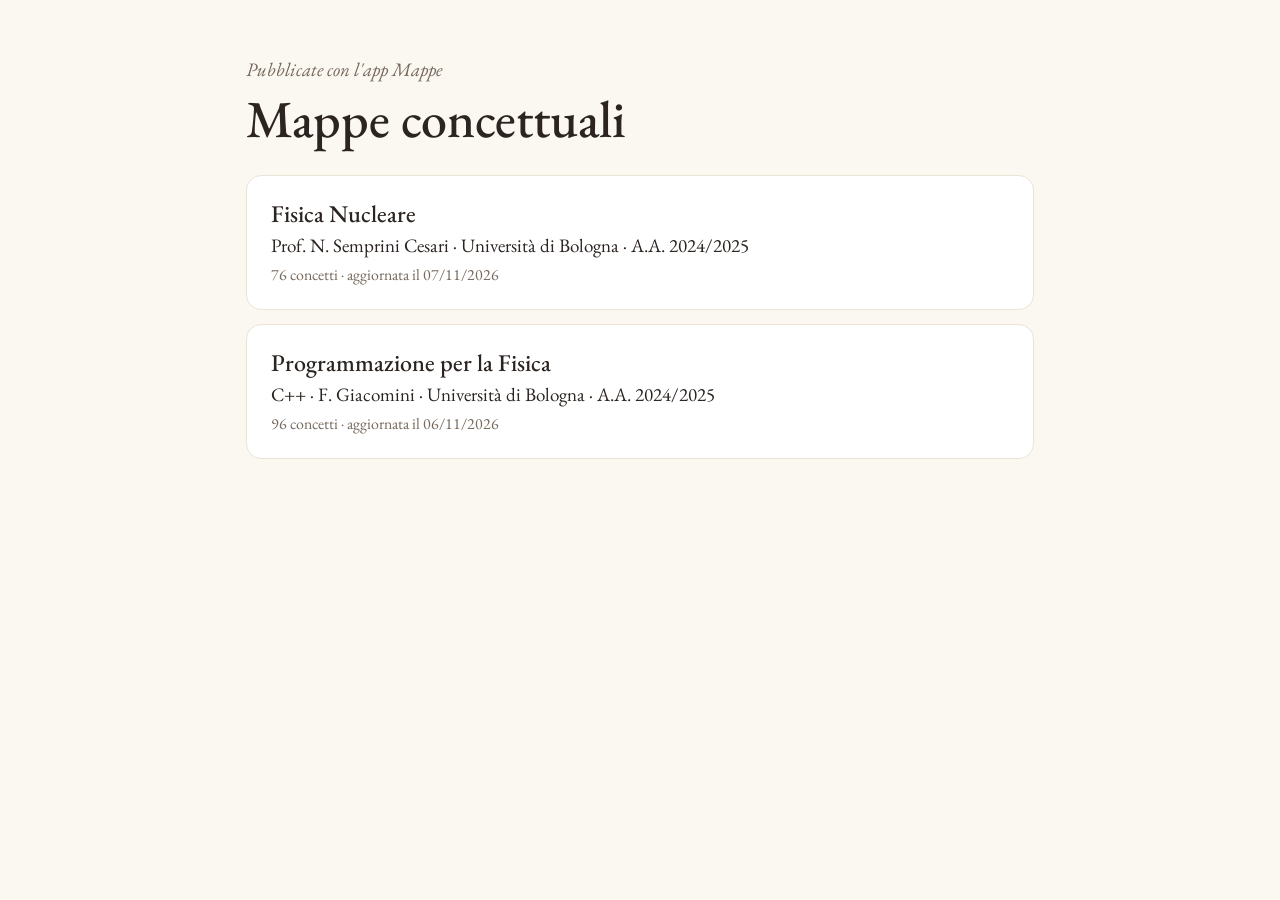
<file: index.html>
<!doctype html><html lang="it"><head><meta charset="utf-8"><meta name="viewport" content="width=device-width,initial-scale=1"><title>Mappe concettuali</title><link rel="preconnect" href="https://fonts.googleapis.com"><link rel="stylesheet" href="https://fonts.googleapis.com/css2?family=EB+Garamond:ital,wght@0,400..700;1,400&display=swap"><style>
:root{--bg:#fbf7f1;--surface:#fff;--ink:#2b2420;--ink2:#544941;--muted:#76695d;--line:#ece3d7;--accent:#a9520d;--fill:#b85a0f;--on:#fff;color-scheme:light}
@media (prefers-color-scheme:dark){:root{--bg:#1b1714;--surface:#25201c;--ink:#f2eae0;--ink2:#d6cabd;--muted:#b5a798;--line:#3a312a;--accent:#ff8f65;--fill:#ff8f65;--on:#1d1d1d;color-scheme:dark}}
*{box-sizing:border-box}body{margin:0;background:var(--bg);color:var(--ink);font-family:'EB Garamond',Garamond,serif;font-size:19px;line-height:1.5}
main{max-width:820px;margin:0 auto;padding:56px 16px 80px}h1{font-weight:500;font-size:clamp(34px,6vw,52px);line-height:1.08;margin:6px 0 12px}
.eyebrow{font-style:italic;color:var(--muted)}p{color:var(--ink2)}a{color:var(--accent)}
.btn{display:inline-flex;align-items:center;min-height:48px;padding:0 22px;border-radius:999px;border:1px solid var(--line);background:var(--surface);color:var(--ink);text-decoration:none;font-weight:500;margin:6px 8px 6px 0}
.btn.dark{background:var(--fill);border-color:var(--fill);color:var(--on)}
.list{display:grid;gap:14px;margin-top:28px;padding:0;list-style:none}
.list a{display:block;padding:20px 24px;border-radius:15px;background:var(--surface);border:1px solid var(--line);text-decoration:none;color:var(--ink)}
.list a:hover{border-color:var(--accent)}.list b{display:block;font-size:24px;font-weight:500}.list small{color:var(--muted)}
[hidden]{display:none!important}</style></head>
<body><main><span class="eyebrow">Pubblicate con l'app Mappe</span><h1>Mappe concettuali</h1>
<ul class="list"><li><a href="./fisica-nucleare-semprini/"><b>Fisica Nucleare</b><span>Prof. N. Semprini Cesari · Università di Bologna · A.A. 2024/2025</span><br><small>76 concetti · aggiornata il 07/11/2026</small></a></li><li><a href="./programmazione-fisica-cpp/"><b>Programmazione per la Fisica</b><span>C++ · F. Giacomini · Università di Bologna · A.A. 2024/2025</span><br><small>96 concetti · aggiornata il 06/11/2026</small></a></li></ul>
</main></body></html>
</file>
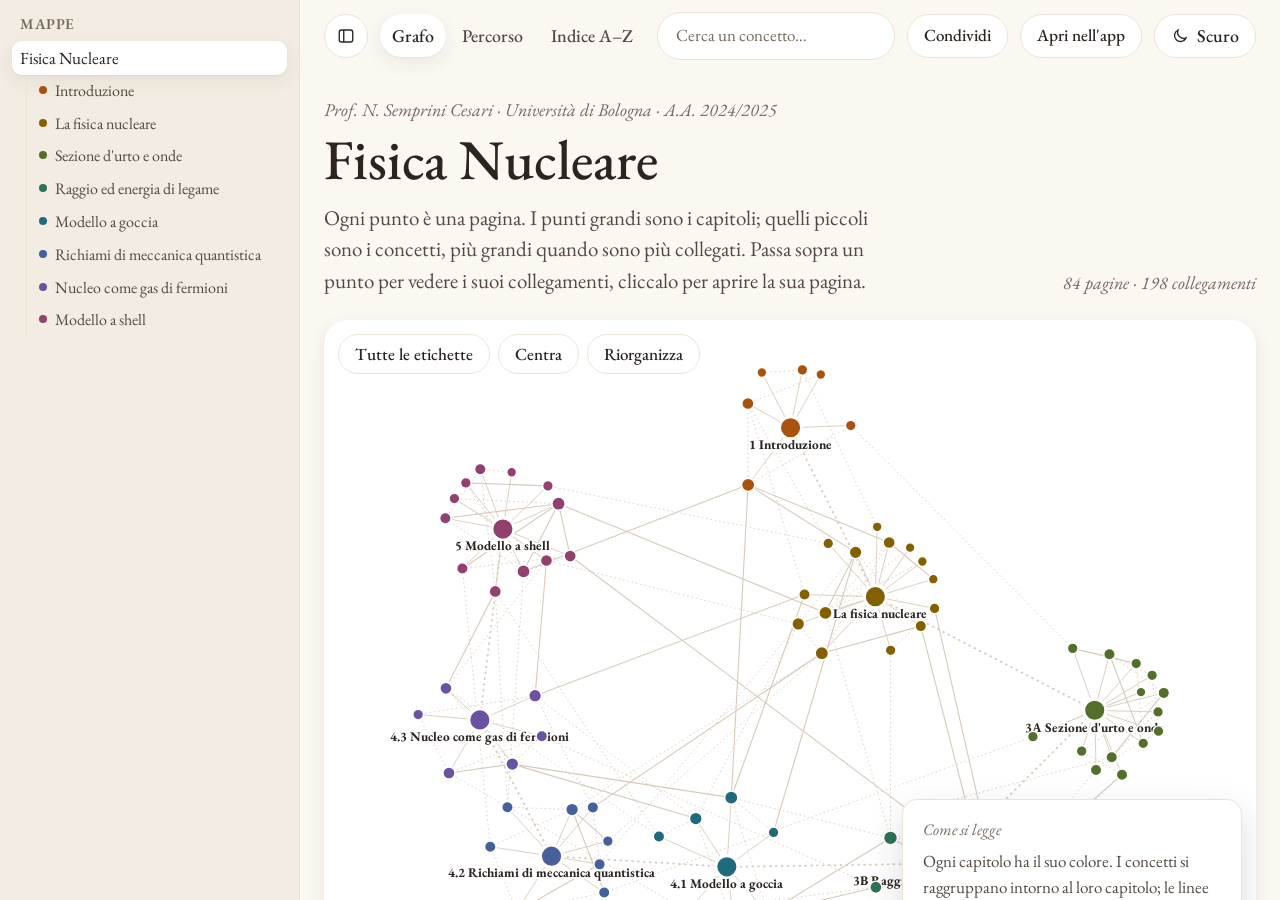
<file: fisica-nucleare-semprini/index.html>
<!doctype html>
<html lang="it">
  <head>
    <meta charset="utf-8" />
    <meta name="viewport" content="width=device-width,initial-scale=1" />
    <title>Fisica Nucleare</title>
    <link rel="preconnect" href="https://fonts.googleapis.com" />
    <link rel="stylesheet" href="https://fonts.googleapis.com/css2?family=EB+Garamond:ital,wght@0,400..800;1,400..800&family=JetBrains+Mono:wght@400;500&display=swap" />
    <script type="module" crossorigin src="../app/assets/index-CasOAoXD.js"></script>
    <link rel="stylesheet" crossorigin href="../app/assets/index-DStdT5VO.css">
    <meta name="description" content="Prof. N. Semprini Cesari · Università di Bologna · A.A. 2024/2025" />
    <meta property="og:title" content="Fisica Nucleare" />
    <meta property="og:description" content="Prof. N. Semprini Cesari · Università di Bologna · A.A. 2024/2025" />
    <meta property="og:type" content="website" />
  </head>
  <body>
    <div id="root"></div>
  </body>
</html>
</file>
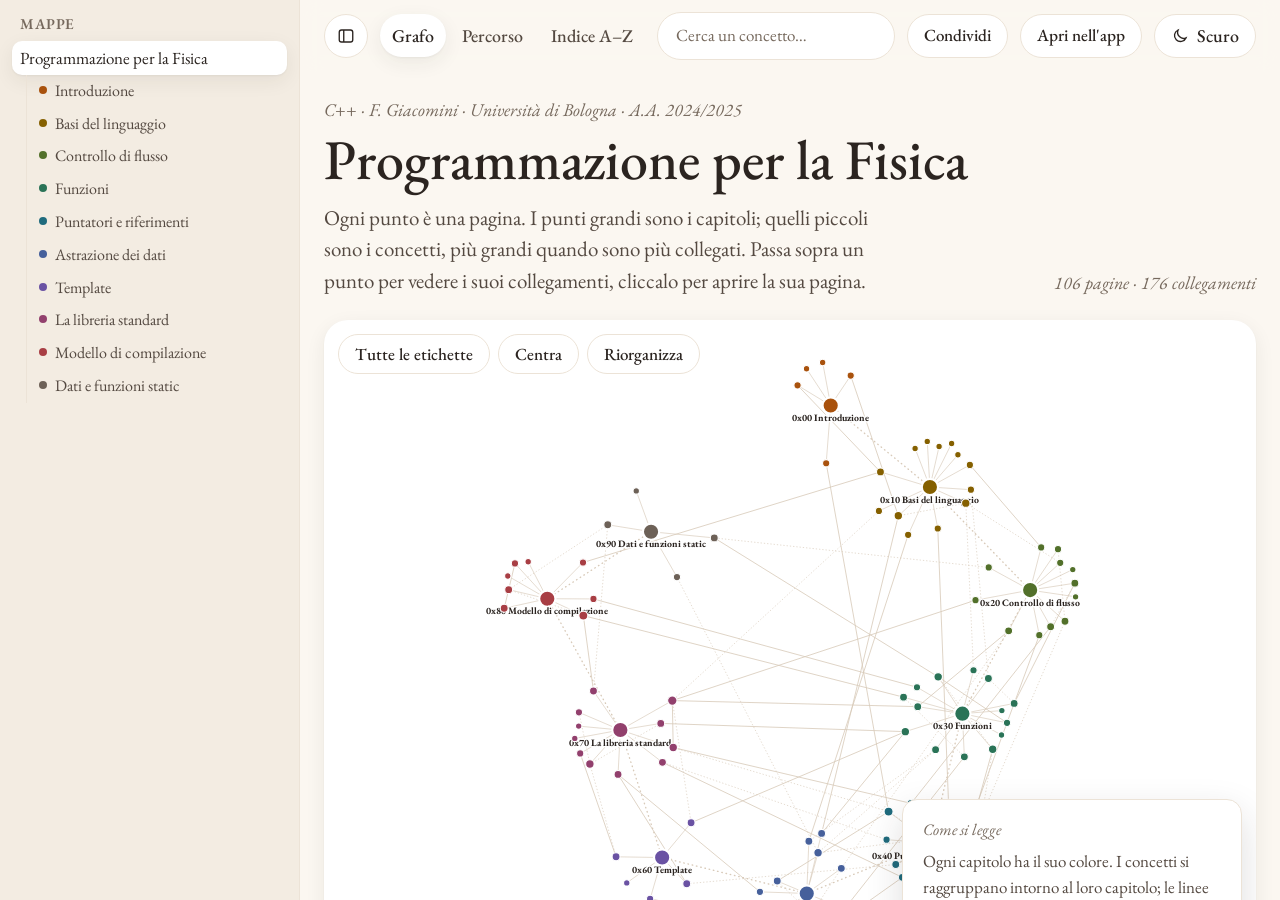
<file: programmazione-fisica-cpp/index.html>
<!doctype html>
<html lang="it">
  <head>
    <meta charset="utf-8" />
    <meta name="viewport" content="width=device-width,initial-scale=1" />
    <title>Programmazione per la Fisica</title>
    <link rel="preconnect" href="https://fonts.googleapis.com" />
    <link rel="stylesheet" href="https://fonts.googleapis.com/css2?family=EB+Garamond:ital,wght@0,400..800;1,400..800&family=JetBrains+Mono:wght@400;500&display=swap" />
    <script type="module" crossorigin src="../app/assets/index-CasOAoXD.js"></script>
    <link rel="stylesheet" crossorigin href="../app/assets/index-DStdT5VO.css">
    <meta name="description" content="C++ · F. Giacomini · Università di Bologna · A.A. 2024/2025" />
    <meta property="og:title" content="Programmazione per la Fisica" />
    <meta property="og:description" content="C++ · F. Giacomini · Università di Bologna · A.A. 2024/2025" />
    <meta property="og:type" content="website" />
  </head>
  <body>
    <div id="root"></div>
  </body>
</html>
</file>
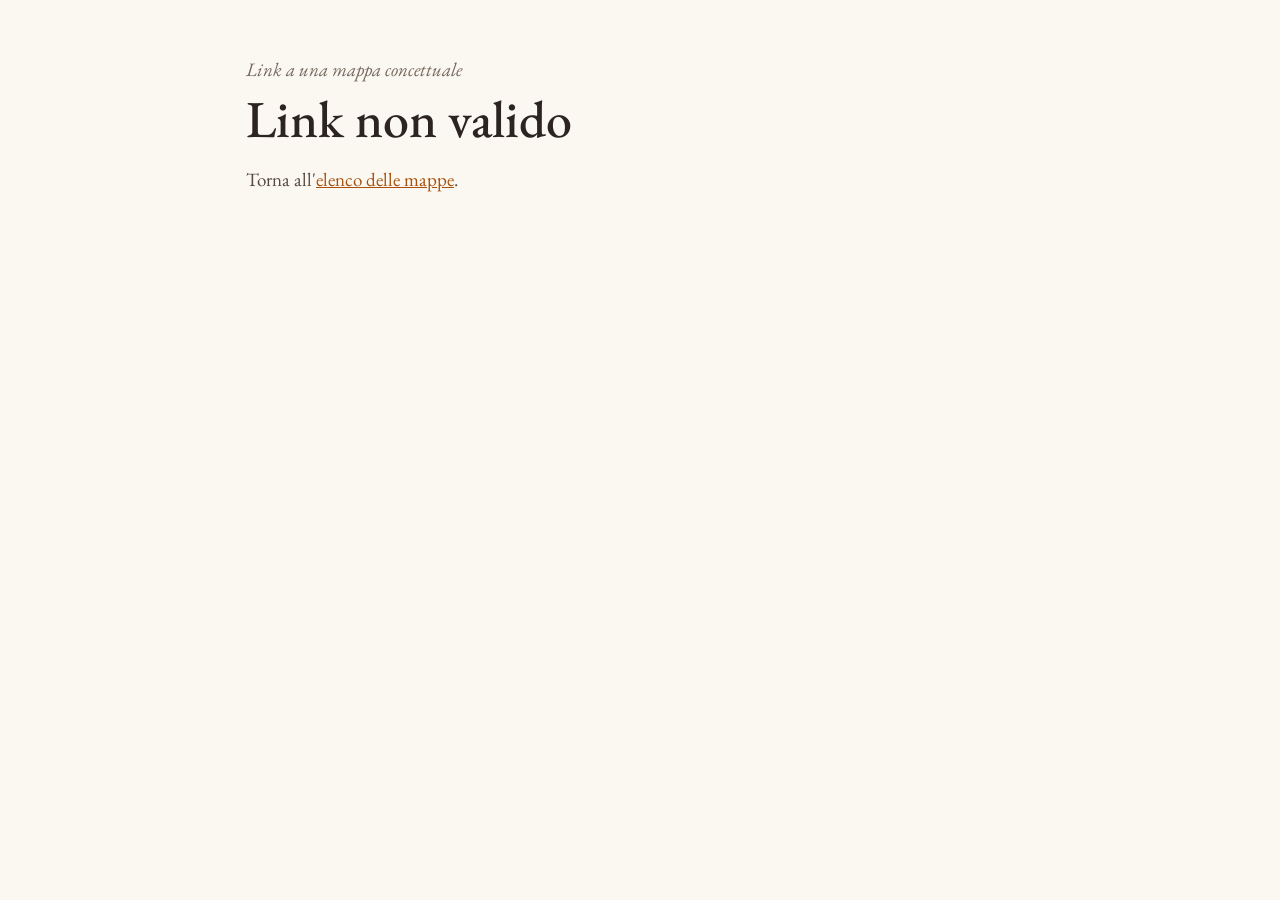
<file: open.html>
<!doctype html><html lang="it"><head><meta charset="utf-8"><meta name="viewport" content="width=device-width,initial-scale=1">
<title>Apri in Mappe</title><meta name="robots" content="noindex"><link rel="preconnect" href="https://fonts.googleapis.com"><link rel="stylesheet" href="https://fonts.googleapis.com/css2?family=EB+Garamond:ital,wght@0,400..700;1,400&display=swap"><style>
:root{--bg:#fbf7f1;--surface:#fff;--ink:#2b2420;--ink2:#544941;--muted:#76695d;--line:#ece3d7;--accent:#a9520d;--fill:#b85a0f;--on:#fff;color-scheme:light}
@media (prefers-color-scheme:dark){:root{--bg:#1b1714;--surface:#25201c;--ink:#f2eae0;--ink2:#d6cabd;--muted:#b5a798;--line:#3a312a;--accent:#ff8f65;--fill:#ff8f65;--on:#1d1d1d;color-scheme:dark}}
*{box-sizing:border-box}body{margin:0;background:var(--bg);color:var(--ink);font-family:'EB Garamond',Garamond,serif;font-size:19px;line-height:1.5}
main{max-width:820px;margin:0 auto;padding:56px 16px 80px}h1{font-weight:500;font-size:clamp(34px,6vw,52px);line-height:1.08;margin:6px 0 12px}
.eyebrow{font-style:italic;color:var(--muted)}p{color:var(--ink2)}a{color:var(--accent)}
.btn{display:inline-flex;align-items:center;min-height:48px;padding:0 22px;border-radius:999px;border:1px solid var(--line);background:var(--surface);color:var(--ink);text-decoration:none;font-weight:500;margin:6px 8px 6px 0}
.btn.dark{background:var(--fill);border-color:var(--fill);color:var(--on)}
.list{display:grid;gap:14px;margin-top:28px;padding:0;list-style:none}
.list a{display:block;padding:20px 24px;border-radius:15px;background:var(--surface);border:1px solid var(--line);text-decoration:none;color:var(--ink)}
.list a:hover{border-color:var(--accent)}.list b{display:block;font-size:24px;font-weight:500}.list small{color:var(--muted)}
[hidden]{display:none!important}</style></head>
<body><main>
<span class="eyebrow" id="eyebrow">Link a una mappa concettuale</span>
<h1 id="title">Apertura in Mappe…</h1>
<p id="msg">Se il browser chiede di aprire l'app Mappe, conferma.</p>
<div id="actions" hidden>
  <a class="btn dark" id="app" href="#">Apri nell'app Mappe</a>
  <a class="btn" id="web" href="#" hidden>Leggi la versione web</a>
</div>
<p id="note" hidden><small>Il link all'app funziona sui computer dove Mappe è installata. La versione web è in sola lettura.</small></p>
</main>
<script>
(function () {
  var h = decodeURIComponent(location.hash.replace(/^#\/?/, ""));
  var m = /^([a-z0-9]+(?:-[a-z0-9]+)*)(?:\/([a-z0-9]+(?:-[a-z0-9]+)*))?\/?$/.exec(h);
  var $ = function (id) { return document.getElementById(id); };
  if (!m) { $("title").textContent = "Link non valido"; $("msg").innerHTML = 'Torna all\'<a href="./">elenco delle mappe</a>.'; return; }
  var slug = m[1], id = m[2];
  var app = "mappe://" + slug + (id ? "/" + id : "");
  var web = "./" + slug + "/#/" + slug + (id ? "/" + id : "");
  $("app").href = app;
  var mobile = /Android|iPhone|iPad|iPod/i.test(navigator.userAgent);
  var showOptions = function (webOk) {
    $("title").textContent = webOk ? "Scegli come aprirla" : "Apri nell'app Mappe";
    $("msg").textContent = webOk ? "" : "Questa mappa non è pubblicata sul web: si apre solo dall'app Mappe sul computer dove è salvata.";
    $("actions").hidden = false; $("note").hidden = false;
    if (webOk) { $("web").href = web; $("web").hidden = false; }
    if (mobile) $("app").hidden = true;
  };
  fetch("./" + slug + "/data.json", { method: "HEAD", cache: "no-store" }).then(function (r) { return r.ok; }, function () { return false; }).then(function (webOk) {
    if (mobile) { if (webOk) location.replace(web); else showOptions(false); return; }
    var left = false;
    window.addEventListener("blur", function () { left = true; });
    document.addEventListener("visibilitychange", function () { if (document.hidden) left = true; });
    location.href = app;
    setTimeout(function () { showOptions(webOk); if (left) $("title").textContent = "Aperta in Mappe"; }, 1600);
  });
})();
</script>
</body></html>
</file>
<file: app/assets/index-DStdT5VO.css>
@font-face{font-display:block;font-family:KaTeX_AMS;font-style:normal;font-weight:400;src:url(./KaTeX_AMS-Regular-BQhdFMY1.woff2) format("woff2"),url(./KaTeX_AMS-Regular-DMm9YOAa.woff) format("woff"),url(./KaTeX_AMS-Regular-DRggAlZN.ttf) format("truetype")}@font-face{font-display:block;font-family:KaTeX_Caligraphic;font-style:normal;font-weight:700;src:url(./KaTeX_Caligraphic-Bold-Dq_IR9rO.woff2) format("woff2"),url(./KaTeX_Caligraphic-Bold-BEiXGLvX.woff) format("woff"),url(./KaTeX_Caligraphic-Bold-ATXxdsX0.ttf) format("truetype")}@font-face{font-display:block;font-family:KaTeX_Caligraphic;font-style:normal;font-weight:400;src:url(./KaTeX_Caligraphic-Regular-Di6jR-x-.woff2) format("woff2"),url(./KaTeX_Caligraphic-Regular-CTRA-rTL.woff) format("woff"),url(./KaTeX_Caligraphic-Regular-wX97UBjC.ttf) format("truetype")}@font-face{font-display:block;font-family:KaTeX_Fraktur;font-style:normal;font-weight:700;src:url(./KaTeX_Fraktur-Bold-CL6g_b3V.woff2) format("woff2"),url(./KaTeX_Fraktur-Bold-BsDP51OF.woff) format("woff"),url(./KaTeX_Fraktur-Bold-BdnERNNW.ttf) format("truetype")}@font-face{font-display:block;font-family:KaTeX_Fraktur;font-style:normal;font-weight:400;src:url(./KaTeX_Fraktur-Regular-CTYiF6lA.woff2) format("woff2"),url(./KaTeX_Fraktur-Regular-Dxdc4cR9.woff) format("woff"),url(./KaTeX_Fraktur-Regular-CB_wures.ttf) format("truetype")}@font-face{font-display:block;font-family:KaTeX_Main;font-style:normal;font-weight:700;src:url(./KaTeX_Main-Bold-Cx986IdX.woff2) format("woff2"),url(./KaTeX_Main-Bold-Jm3AIy58.woff) format("woff"),url(./KaTeX_Main-Bold-waoOVXN0.ttf) format("truetype")}@font-face{font-display:block;font-family:KaTeX_Main;font-style:italic;font-weight:700;src:url(./KaTeX_Main-BoldItalic-DxDJ3AOS.woff2) format("woff2"),url(./KaTeX_Main-BoldItalic-SpSLRI95.woff) format("woff"),url(./KaTeX_Main-BoldItalic-DzxPMmG6.ttf) format("truetype")}@font-face{font-display:block;font-family:KaTeX_Main;font-style:italic;font-weight:400;src:url(./KaTeX_Main-Italic-NWA7e6Wa.woff2) format("woff2"),url(./KaTeX_Main-Italic-BMLOBm91.woff) format("woff"),url(./KaTeX_Main-Italic-3WenGoN9.ttf) format("truetype")}@font-face{font-display:block;font-family:KaTeX_Main;font-style:normal;font-weight:400;src:url(./KaTeX_Main-Regular-B22Nviop.woff2) format("woff2"),url(./KaTeX_Main-Regular-Dr94JaBh.woff) format("woff"),url(./KaTeX_Main-Regular-ypZvNtVU.ttf) format("truetype")}@font-face{font-display:block;font-family:KaTeX_Math;font-style:italic;font-weight:700;src:url(./KaTeX_Math-BoldItalic-CZnvNsCZ.woff2) format("woff2"),url(./KaTeX_Math-BoldItalic-iY-2wyZ7.woff) format("woff"),url(./KaTeX_Math-BoldItalic-B3XSjfu4.ttf) format("truetype")}@font-face{font-display:block;font-family:KaTeX_Math;font-style:italic;font-weight:400;src:url(./KaTeX_Math-Italic-t53AETM-.woff2) format("woff2"),url(./KaTeX_Math-Italic-DA0__PXp.woff) format("woff"),url(./KaTeX_Math-Italic-flOr_0UB.ttf) format("truetype")}@font-face{font-display:block;font-family:KaTeX_SansSerif;font-style:normal;font-weight:700;src:url(./KaTeX_SansSerif-Bold-D1sUS0GD.woff2) format("woff2"),url(./KaTeX_SansSerif-Bold-DbIhKOiC.woff) format("woff"),url(./KaTeX_SansSerif-Bold-CFMepnvq.ttf) format("truetype")}@font-face{font-display:block;font-family:KaTeX_SansSerif;font-style:italic;font-weight:400;src:url(./KaTeX_SansSerif-Italic-C3H0VqGB.woff2) format("woff2"),url(./KaTeX_SansSerif-Italic-DN2j7dab.woff) format("woff"),url(./KaTeX_SansSerif-Italic-YYjJ1zSn.ttf) format("truetype")}@font-face{font-display:block;font-family:KaTeX_SansSerif;font-style:normal;font-weight:400;src:url(./KaTeX_SansSerif-Regular-DDBCnlJ7.woff2) format("woff2"),url(./KaTeX_SansSerif-Regular-CS6fqUqJ.woff) format("woff"),url(./KaTeX_SansSerif-Regular-BNo7hRIc.ttf) format("truetype")}@font-face{font-display:block;font-family:KaTeX_Script;font-style:normal;font-weight:400;src:url(./KaTeX_Script-Regular-D3wIWfF6.woff2) format("woff2"),url(./KaTeX_Script-Regular-D5yQViql.woff) format("woff"),url(./KaTeX_Script-Regular-C5JkGWo-.ttf) format("truetype")}@font-face{font-display:block;font-family:KaTeX_Size1;font-style:normal;font-weight:400;src:url(./KaTeX_Size1-Regular-mCD8mA8B.woff2) format("woff2"),url(./KaTeX_Size1-Regular-C195tn64.woff) format("woff"),url(./KaTeX_Size1-Regular-Dbsnue_I.ttf) format("truetype")}@font-face{font-display:block;font-family:KaTeX_Size2;font-style:normal;font-weight:400;src:url(./KaTeX_Size2-Regular-Dy4dx90m.woff2) format("woff2"),url(./KaTeX_Size2-Regular-oD1tc_U0.woff) format("woff"),url(./KaTeX_Size2-Regular-B7gKUWhC.ttf) format("truetype")}@font-face{font-display:block;font-family:KaTeX_Size3;font-style:normal;font-weight:400;src:url([data-uri]) format("woff2"),url(./KaTeX_Size3-Regular-CTq5MqoE.woff) format("woff"),url(./KaTeX_Size3-Regular-DgpXs0kz.ttf) format("truetype")}@font-face{font-display:block;font-family:KaTeX_Size4;font-style:normal;font-weight:400;src:url(./KaTeX_Size4-Regular-Dl5lxZxV.woff2) format("woff2"),url(./KaTeX_Size4-Regular-BF-4gkZK.woff) format("woff"),url(./KaTeX_Size4-Regular-DWFBv043.ttf) format("truetype")}@font-face{font-display:block;font-family:KaTeX_Typewriter;font-style:normal;font-weight:400;src:url(./KaTeX_Typewriter-Regular-CO6r4hn1.woff2) format("woff2"),url(./KaTeX_Typewriter-Regular-C0xS9mPB.woff) format("woff"),url(./KaTeX_Typewriter-Regular-D3Ib7_Hf.ttf) format("truetype")}.katex{font: 1.21em KaTeX_Main,Times New Roman,serif;line-height:1.2;position:relative;text-indent:0;text-rendering:auto}.katex *{-ms-high-contrast-adjust:none!important;border-color:currentColor}.katex .katex-version:after{content:"0.16.47"}.katex .katex-mathml{border:0;-webkit-clip-path:inset(50%);clip-path:inset(50%);height:1px;overflow:hidden;padding:0;position:absolute;width:1px}.katex .katex-html>.newline{display:block}.katex .base{position:relative;white-space:nowrap;width:-webkit-min-content;width:-moz-min-content;width:min-content}.katex .base,.katex .strut{display:inline-block}.katex .textbf{font-weight:700}.katex .textit{font-style:italic}.katex .textrm{font-family:KaTeX_Main}.katex .textsf{font-family:KaTeX_SansSerif}.katex .texttt{font-family:KaTeX_Typewriter}.katex .mathnormal{font-family:KaTeX_Math;font-style:italic}.katex .mathit{font-family:KaTeX_Main;font-style:italic}.katex .mathrm{font-style:normal}.katex .mathbf{font-family:KaTeX_Main;font-weight:700}.katex .boldsymbol{font-family:KaTeX_Math;font-style:italic;font-weight:700}.katex .amsrm,.katex .mathbb,.katex .textbb{font-family:KaTeX_AMS}.katex .mathcal{font-family:KaTeX_Caligraphic}.katex .mathfrak,.katex .textfrak{font-family:KaTeX_Fraktur}.katex .mathboldfrak,.katex .textboldfrak{font-family:KaTeX_Fraktur;font-weight:700}.katex .mathtt{font-family:KaTeX_Typewriter}.katex .mathscr,.katex .textscr{font-family:KaTeX_Script}.katex .mathsf,.katex .textsf{font-family:KaTeX_SansSerif}.katex .mathboldsf,.katex .textboldsf{font-family:KaTeX_SansSerif;font-weight:700}.katex .mathitsf,.katex .mathsfit,.katex .textitsf{font-family:KaTeX_SansSerif;font-style:italic}.katex .mainrm{font-family:KaTeX_Main;font-style:normal}.katex .vlist-t{border-collapse:collapse;display:inline-table;table-layout:fixed}.katex .vlist-r{display:table-row}.katex .vlist{display:table-cell;position:relative;vertical-align:bottom}.katex .vlist>span{display:block;height:0;position:relative}.katex .vlist>span>span{display:inline-block}.katex .vlist>span>.pstrut{overflow:hidden;width:0}.katex .vlist-t2{margin-right:-2px}.katex .vlist-s{display:table-cell;font-size:1px;min-width:2px;vertical-align:bottom;width:2px}.katex .vbox{align-items:baseline;display:inline-flex;flex-direction:column}.katex .hbox{width:100%}.katex .hbox,.katex .thinbox{display:inline-flex;flex-direction:row}.katex .thinbox{max-width:0;width:0}.katex .msupsub{text-align:left}.katex .mfrac>span>span{text-align:center}.katex .mfrac .frac-line{border-bottom-style:solid;display:inline-block;width:100%}.katex .hdashline,.katex .hline,.katex .mfrac .frac-line,.katex .overline .overline-line,.katex .rule,.katex .underline .underline-line{min-height:1px}.katex .mspace{display:inline-block}.katex .smash{display:inline;line-height:0}.katex .clap,.katex .llap,.katex .rlap{position:relative;width:0}.katex .clap>.inner,.katex .llap>.inner,.katex .rlap>.inner{position:absolute}.katex .clap>.fix,.katex .llap>.fix,.katex .rlap>.fix{display:inline-block}.katex .llap>.inner{right:0}.katex .clap>.inner,.katex .rlap>.inner{left:0}.katex .clap>.inner>span{margin-left:-50%;margin-right:50%}.katex .rule{border:0 solid;display:inline-block;position:relative}.katex .hline,.katex .overline .overline-line,.katex .underline .underline-line{border-bottom-style:solid;display:inline-block;width:100%}.katex .hdashline{border-bottom-style:dashed;display:inline-block;width:100%}.katex .sqrt>.root{margin-left:.2777777778em;margin-right:-.5555555556em}.katex .fontsize-ensurer.reset-size1.size1,.katex .sizing.reset-size1.size1{font-size:1em}.katex .fontsize-ensurer.reset-size1.size2,.katex .sizing.reset-size1.size2{font-size:1.2em}.katex .fontsize-ensurer.reset-size1.size3,.katex .sizing.reset-size1.size3{font-size:1.4em}.katex .fontsize-ensurer.reset-size1.size4,.katex .sizing.reset-size1.size4{font-size:1.6em}.katex .fontsize-ensurer.reset-size1.size5,.katex .sizing.reset-size1.size5{font-size:1.8em}.katex .fontsize-ensurer.reset-size1.size6,.katex .sizing.reset-size1.size6{font-size:2em}.katex .fontsize-ensurer.reset-size1.size7,.katex .sizing.reset-size1.size7{font-size:2.4em}.katex .fontsize-ensurer.reset-size1.size8,.katex .sizing.reset-size1.size8{font-size:2.88em}.katex .fontsize-ensurer.reset-size1.size9,.katex .sizing.reset-size1.size9{font-size:3.456em}.katex .fontsize-ensurer.reset-size1.size10,.katex .sizing.reset-size1.size10{font-size:4.148em}.katex .fontsize-ensurer.reset-size1.size11,.katex .sizing.reset-size1.size11{font-size:4.976em}.katex .fontsize-ensurer.reset-size2.size1,.katex .sizing.reset-size2.size1{font-size:.8333333333em}.katex .fontsize-ensurer.reset-size2.size2,.katex .sizing.reset-size2.size2{font-size:1em}.katex .fontsize-ensurer.reset-size2.size3,.katex .sizing.reset-size2.size3{font-size:1.1666666667em}.katex .fontsize-ensurer.reset-size2.size4,.katex .sizing.reset-size2.size4{font-size:1.3333333333em}.katex .fontsize-ensurer.reset-size2.size5,.katex .sizing.reset-size2.size5{font-size:1.5em}.katex .fontsize-ensurer.reset-size2.size6,.katex .sizing.reset-size2.size6{font-size:1.6666666667em}.katex .fontsize-ensurer.reset-size2.size7,.katex .sizing.reset-size2.size7{font-size:2em}.katex .fontsize-ensurer.reset-size2.size8,.katex .sizing.reset-size2.size8{font-size:2.4em}.katex .fontsize-ensurer.reset-size2.size9,.katex .sizing.reset-size2.size9{font-size:2.88em}.katex .fontsize-ensurer.reset-size2.size10,.katex .sizing.reset-size2.size10{font-size:3.4566666667em}.katex .fontsize-ensurer.reset-size2.size11,.katex .sizing.reset-size2.size11{font-size:4.1466666667em}.katex .fontsize-ensurer.reset-size3.size1,.katex .sizing.reset-size3.size1{font-size:.7142857143em}.katex .fontsize-ensurer.reset-size3.size2,.katex .sizing.reset-size3.size2{font-size:.8571428571em}.katex .fontsize-ensurer.reset-size3.size3,.katex .sizing.reset-size3.size3{font-size:1em}.katex .fontsize-ensurer.reset-size3.size4,.katex .sizing.reset-size3.size4{font-size:1.1428571429em}.katex .fontsize-ensurer.reset-size3.size5,.katex .sizing.reset-size3.size5{font-size:1.2857142857em}.katex .fontsize-ensurer.reset-size3.size6,.katex .sizing.reset-size3.size6{font-size:1.4285714286em}.katex .fontsize-ensurer.reset-size3.size7,.katex .sizing.reset-size3.size7{font-size:1.7142857143em}.katex .fontsize-ensurer.reset-size3.size8,.katex .sizing.reset-size3.size8{font-size:2.0571428571em}.katex .fontsize-ensurer.reset-size3.size9,.katex .sizing.reset-size3.size9{font-size:2.4685714286em}.katex .fontsize-ensurer.reset-size3.size10,.katex .sizing.reset-size3.size10{font-size:2.9628571429em}.katex .fontsize-ensurer.reset-size3.size11,.katex .sizing.reset-size3.size11{font-size:3.5542857143em}.katex .fontsize-ensurer.reset-size4.size1,.katex .sizing.reset-size4.size1{font-size:.625em}.katex .fontsize-ensurer.reset-size4.size2,.katex .sizing.reset-size4.size2{font-size:.75em}.katex .fontsize-ensurer.reset-size4.size3,.katex .sizing.reset-size4.size3{font-size:.875em}.katex .fontsize-ensurer.reset-size4.size4,.katex .sizing.reset-size4.size4{font-size:1em}.katex .fontsize-ensurer.reset-size4.size5,.katex .sizing.reset-size4.size5{font-size:1.125em}.katex .fontsize-ensurer.reset-size4.size6,.katex .sizing.reset-size4.size6{font-size:1.25em}.katex .fontsize-ensurer.reset-size4.size7,.katex .sizing.reset-size4.size7{font-size:1.5em}.katex .fontsize-ensurer.reset-size4.size8,.katex .sizing.reset-size4.size8{font-size:1.8em}.katex .fontsize-ensurer.reset-size4.size9,.katex .sizing.reset-size4.size9{font-size:2.16em}.katex .fontsize-ensurer.reset-size4.size10,.katex .sizing.reset-size4.size10{font-size:2.5925em}.katex .fontsize-ensurer.reset-size4.size11,.katex .sizing.reset-size4.size11{font-size:3.11em}.katex .fontsize-ensurer.reset-size5.size1,.katex .sizing.reset-size5.size1{font-size:.5555555556em}.katex .fontsize-ensurer.reset-size5.size2,.katex .sizing.reset-size5.size2{font-size:.6666666667em}.katex .fontsize-ensurer.reset-size5.size3,.katex .sizing.reset-size5.size3{font-size:.7777777778em}.katex .fontsize-ensurer.reset-size5.size4,.katex .sizing.reset-size5.size4{font-size:.8888888889em}.katex .fontsize-ensurer.reset-size5.size5,.katex .sizing.reset-size5.size5{font-size:1em}.katex .fontsize-ensurer.reset-size5.size6,.katex .sizing.reset-size5.size6{font-size:1.1111111111em}.katex .fontsize-ensurer.reset-size5.size7,.katex .sizing.reset-size5.size7{font-size:1.3333333333em}.katex .fontsize-ensurer.reset-size5.size8,.katex .sizing.reset-size5.size8{font-size:1.6em}.katex .fontsize-ensurer.reset-size5.size9,.katex .sizing.reset-size5.size9{font-size:1.92em}.katex .fontsize-ensurer.reset-size5.size10,.katex .sizing.reset-size5.size10{font-size:2.3044444444em}.katex .fontsize-ensurer.reset-size5.size11,.katex .sizing.reset-size5.size11{font-size:2.7644444444em}.katex .fontsize-ensurer.reset-size6.size1,.katex .sizing.reset-size6.size1{font-size:.5em}.katex .fontsize-ensurer.reset-size6.size2,.katex .sizing.reset-size6.size2{font-size:.6em}.katex .fontsize-ensurer.reset-size6.size3,.katex .sizing.reset-size6.size3{font-size:.7em}.katex .fontsize-ensurer.reset-size6.size4,.katex .sizing.reset-size6.size4{font-size:.8em}.katex .fontsize-ensurer.reset-size6.size5,.katex .sizing.reset-size6.size5{font-size:.9em}.katex .fontsize-ensurer.reset-size6.size6,.katex .sizing.reset-size6.size6{font-size:1em}.katex .fontsize-ensurer.reset-size6.size7,.katex .sizing.reset-size6.size7{font-size:1.2em}.katex .fontsize-ensurer.reset-size6.size8,.katex .sizing.reset-size6.size8{font-size:1.44em}.katex .fontsize-ensurer.reset-size6.size9,.katex .sizing.reset-size6.size9{font-size:1.728em}.katex .fontsize-ensurer.reset-size6.size10,.katex .sizing.reset-size6.size10{font-size:2.074em}.katex .fontsize-ensurer.reset-size6.size11,.katex .sizing.reset-size6.size11{font-size:2.488em}.katex .fontsize-ensurer.reset-size7.size1,.katex .sizing.reset-size7.size1{font-size:.4166666667em}.katex .fontsize-ensurer.reset-size7.size2,.katex .sizing.reset-size7.size2{font-size:.5em}.katex .fontsize-ensurer.reset-size7.size3,.katex .sizing.reset-size7.size3{font-size:.5833333333em}.katex .fontsize-ensurer.reset-size7.size4,.katex .sizing.reset-size7.size4{font-size:.6666666667em}.katex .fontsize-ensurer.reset-size7.size5,.katex .sizing.reset-size7.size5{font-size:.75em}.katex .fontsize-ensurer.reset-size7.size6,.katex .sizing.reset-size7.size6{font-size:.8333333333em}.katex .fontsize-ensurer.reset-size7.size7,.katex .sizing.reset-size7.size7{font-size:1em}.katex .fontsize-ensurer.reset-size7.size8,.katex .sizing.reset-size7.size8{font-size:1.2em}.katex .fontsize-ensurer.reset-size7.size9,.katex .sizing.reset-size7.size9{font-size:1.44em}.katex .fontsize-ensurer.reset-size7.size10,.katex .sizing.reset-size7.size10{font-size:1.7283333333em}.katex .fontsize-ensurer.reset-size7.size11,.katex .sizing.reset-size7.size11{font-size:2.0733333333em}.katex .fontsize-ensurer.reset-size8.size1,.katex .sizing.reset-size8.size1{font-size:.3472222222em}.katex .fontsize-ensurer.reset-size8.size2,.katex .sizing.reset-size8.size2{font-size:.4166666667em}.katex .fontsize-ensurer.reset-size8.size3,.katex .sizing.reset-size8.size3{font-size:.4861111111em}.katex .fontsize-ensurer.reset-size8.size4,.katex .sizing.reset-size8.size4{font-size:.5555555556em}.katex .fontsize-ensurer.reset-size8.size5,.katex .sizing.reset-size8.size5{font-size:.625em}.katex .fontsize-ensurer.reset-size8.size6,.katex .sizing.reset-size8.size6{font-size:.6944444444em}.katex .fontsize-ensurer.reset-size8.size7,.katex .sizing.reset-size8.size7{font-size:.8333333333em}.katex .fontsize-ensurer.reset-size8.size8,.katex .sizing.reset-size8.size8{font-size:1em}.katex .fontsize-ensurer.reset-size8.size9,.katex .sizing.reset-size8.size9{font-size:1.2em}.katex .fontsize-ensurer.reset-size8.size10,.katex .sizing.reset-size8.size10{font-size:1.4402777778em}.katex .fontsize-ensurer.reset-size8.size11,.katex .sizing.reset-size8.size11{font-size:1.7277777778em}.katex .fontsize-ensurer.reset-size9.size1,.katex .sizing.reset-size9.size1{font-size:.2893518519em}.katex .fontsize-ensurer.reset-size9.size2,.katex .sizing.reset-size9.size2{font-size:.3472222222em}.katex .fontsize-ensurer.reset-size9.size3,.katex .sizing.reset-size9.size3{font-size:.4050925926em}.katex .fontsize-ensurer.reset-size9.size4,.katex .sizing.reset-size9.size4{font-size:.462962963em}.katex .fontsize-ensurer.reset-size9.size5,.katex .sizing.reset-size9.size5{font-size:.5208333333em}.katex .fontsize-ensurer.reset-size9.size6,.katex .sizing.reset-size9.size6{font-size:.5787037037em}.katex .fontsize-ensurer.reset-size9.size7,.katex .sizing.reset-size9.size7{font-size:.6944444444em}.katex .fontsize-ensurer.reset-size9.size8,.katex .sizing.reset-size9.size8{font-size:.8333333333em}.katex .fontsize-ensurer.reset-size9.size9,.katex .sizing.reset-size9.size9{font-size:1em}.katex .fontsize-ensurer.reset-size9.size10,.katex .sizing.reset-size9.size10{font-size:1.2002314815em}.katex .fontsize-ensurer.reset-size9.size11,.katex .sizing.reset-size9.size11{font-size:1.4398148148em}.katex .fontsize-ensurer.reset-size10.size1,.katex .sizing.reset-size10.size1{font-size:.2410800386em}.katex .fontsize-ensurer.reset-size10.size2,.katex .sizing.reset-size10.size2{font-size:.2892960463em}.katex .fontsize-ensurer.reset-size10.size3,.katex .sizing.reset-size10.size3{font-size:.337512054em}.katex .fontsize-ensurer.reset-size10.size4,.katex .sizing.reset-size10.size4{font-size:.3857280617em}.katex .fontsize-ensurer.reset-size10.size5,.katex .sizing.reset-size10.size5{font-size:.4339440694em}.katex .fontsize-ensurer.reset-size10.size6,.katex .sizing.reset-size10.size6{font-size:.4821600771em}.katex .fontsize-ensurer.reset-size10.size7,.katex .sizing.reset-size10.size7{font-size:.5785920926em}.katex .fontsize-ensurer.reset-size10.size8,.katex .sizing.reset-size10.size8{font-size:.6943105111em}.katex .fontsize-ensurer.reset-size10.size9,.katex .sizing.reset-size10.size9{font-size:.8331726133em}.katex .fontsize-ensurer.reset-size10.size10,.katex .sizing.reset-size10.size10{font-size:1em}.katex .fontsize-ensurer.reset-size10.size11,.katex .sizing.reset-size10.size11{font-size:1.1996142719em}.katex .fontsize-ensurer.reset-size11.size1,.katex .sizing.reset-size11.size1{font-size:.2009646302em}.katex .fontsize-ensurer.reset-size11.size2,.katex .sizing.reset-size11.size2{font-size:.2411575563em}.katex .fontsize-ensurer.reset-size11.size3,.katex .sizing.reset-size11.size3{font-size:.2813504823em}.katex .fontsize-ensurer.reset-size11.size4,.katex .sizing.reset-size11.size4{font-size:.3215434084em}.katex .fontsize-ensurer.reset-size11.size5,.katex .sizing.reset-size11.size5{font-size:.3617363344em}.katex .fontsize-ensurer.reset-size11.size6,.katex .sizing.reset-size11.size6{font-size:.4019292605em}.katex .fontsize-ensurer.reset-size11.size7,.katex .sizing.reset-size11.size7{font-size:.4823151125em}.katex .fontsize-ensurer.reset-size11.size8,.katex .sizing.reset-size11.size8{font-size:.578778135em}.katex .fontsize-ensurer.reset-size11.size9,.katex .sizing.reset-size11.size9{font-size:.6945337621em}.katex .fontsize-ensurer.reset-size11.size10,.katex .sizing.reset-size11.size10{font-size:.8336012862em}.katex .fontsize-ensurer.reset-size11.size11,.katex .sizing.reset-size11.size11{font-size:1em}.katex .delimsizing.size1{font-family:KaTeX_Size1}.katex .delimsizing.size2{font-family:KaTeX_Size2}.katex .delimsizing.size3{font-family:KaTeX_Size3}.katex .delimsizing.size4{font-family:KaTeX_Size4}.katex .delimsizing.mult .delim-size1>span{font-family:KaTeX_Size1}.katex .delimsizing.mult .delim-size4>span{font-family:KaTeX_Size4}.katex .nulldelimiter{display:inline-block;width:.12em}.katex .delimcenter,.katex .op-symbol{position:relative}.katex .op-symbol.small-op{font-family:KaTeX_Size1}.katex .op-symbol.large-op{font-family:KaTeX_Size2}.katex .accent>.vlist-t,.katex .op-limits>.vlist-t{text-align:center}.katex .accent .accent-body{position:relative}.katex .accent .accent-body:not(.accent-full){width:0}.katex .overlay{display:block}.katex .mtable .vertical-separator{display:inline-block;min-width:1px}.katex .mtable .arraycolsep{display:inline-block}.katex .mtable .col-align-c>.vlist-t{text-align:center}.katex .mtable .col-align-l>.vlist-t{text-align:left}.katex .mtable .col-align-r>.vlist-t{text-align:right}.katex .svg-align{text-align:left}.katex svg{fill:currentColor;stroke:currentColor;display:block;height:inherit;position:absolute;width:100%}.katex svg path{stroke:none}.katex svg{fill-rule:nonzero;fill-opacity:1;stroke-width:1;stroke-linecap:butt;stroke-linejoin:miter;stroke-miterlimit:4;stroke-dasharray:none;stroke-dashoffset:0;stroke-opacity:1}.katex img{border-style:none;max-height:none;max-width:none;min-height:0;min-width:0}.katex .stretchy{display:block;overflow:hidden;position:relative;width:100%}.katex .stretchy:after,.katex .stretchy:before{content:""}.katex .hide-tail{overflow:hidden;position:relative;width:100%}.katex .halfarrow-left{left:0;overflow:hidden;position:absolute;width:50.2%}.katex .halfarrow-right{overflow:hidden;position:absolute;right:0;width:50.2%}.katex .brace-left{left:0;overflow:hidden;position:absolute;width:25.1%}.katex .brace-center{left:25%;overflow:hidden;position:absolute;width:50%}.katex .brace-right{overflow:hidden;position:absolute;right:0;width:25.1%}.katex .x-arrow-pad{padding:0 .5em}.katex .cd-arrow-pad{padding:0 .55556em 0 .27778em}.katex .mover,.katex .munder,.katex .x-arrow{text-align:center}.katex .boxpad{padding:0 .3em}.katex .fbox,.katex .fcolorbox{border:.04em solid;box-sizing:border-box}.katex .cancel-pad{padding:0 .2em}.katex .cancel-lap{margin-left:-.2em;margin-right:-.2em}.katex .sout{border-bottom-style:solid;border-bottom-width:.08em}.katex .angl{border-right:.049em solid;border-top:.049em solid;box-sizing:border-box;margin-right:.03889em}.katex .anglpad{padding:0 .03889em}.katex .eqn-num:before{content:"(" counter(katexEqnNo) ")";counter-increment:katexEqnNo}.katex .mml-eqn-num:before{content:"(" counter(mmlEqnNo) ")";counter-increment:mmlEqnNo}.katex .mtr-glue{width:50%}.katex .cd-vert-arrow{display:inline-block;position:relative}.katex .cd-label-left{display:inline-block;position:absolute;right:calc(50% + .3em);text-align:left}.katex .cd-label-right{display:inline-block;left:calc(50% + .3em);position:absolute;text-align:right}.katex-display{display:block;margin:1em 0;text-align:center}.katex-display>.katex{display:block;text-align:center;white-space:nowrap}.katex-display>.katex>.katex-html{display:block;position:relative}.katex-display>.katex>.katex-html>.tag{position:absolute;right:0}.katex-display.leqno>.katex>.katex-html>.tag{left:0;right:auto}.katex-display.fleqn>.katex{padding-left:2em;text-align:left}body{counter-reset:katexEqnNo mmlEqnNo}:root,:root[data-theme=light]{--bg: #fbf7f1;--surface: #ffffff;--surface-sunk: #f3ece2;--ink: #2b2420;--ink-2: #544941;--muted: #76695d;--line: #ece3d7;--edge: #d8cab9;--accent: #a9520d;--accent-fill: #b85a0f;--on-accent: #ffffff;--accent-soft: #f5eae2;--focus: #2b2420;--code-bg: #f6f0e8;--syn-keyword: #6a52a3;--syn-string: #2a7357;--syn-comment: #76695d;--syn-number: #a9520d;--syn-preproc: #1f6b7d;--tappa-0: #a9520d;--tappa-1: #856000;--tappa-2: #52702a;--tappa-3: #2a7357;--tappa-4: #1f6b7d;--tappa-5: #46609b;--tappa-6: #6a52a3;--tappa-7: #92406d;--tappa-8: #a83e44;--tappa-9: #6d6157;--tappa-0-tint: #f6eee7;--tappa-1-tint: #f3efe6;--tappa-2-tint: #eef1ea;--tappa-3-tint: #eaf1ee;--tappa-4-tint: #e9f0f2;--tappa-5-tint: #eceff5;--tappa-6-tint: #f0eef6;--tappa-7-tint: #f4ecf0;--tappa-8-tint: #f6ecec;--tappa-9-tint: #f0efee;--shadow-soft: 0 1px 2px #2b24200d, 0 6px 20px #2b242012;--shadow-pop: 0 14px 36px #2b242026;color-scheme:light}:root[data-theme=dark]{--bg: #1b1714;--surface: #25201c;--surface-sunk: #2f2924;--ink: #f2eae0;--ink-2: #d6cabd;--muted: #b5a798;--line: #3a312a;--edge: #54493f;--accent: #ff8f65;--accent-fill: #ff8f65;--on-accent: #1d1d1d;--accent-soft: #51362b;--focus: #ff8f65;--code-bg: #211c19;--syn-keyword: #bfaaf0;--syn-string: #7fd0aa;--syn-comment: #a89a8c;--syn-number: #ff9a6e;--syn-preproc: #78c6d8;--tappa-0: #ff9a6e;--tappa-1: #e9b65a;--tappa-2: #b8cc78;--tappa-3: #7fd0aa;--tappa-4: #78c6d8;--tappa-5: #9db4ee;--tappa-6: #bfaaf0;--tappa-7: #e8a2cd;--tappa-8: #f3998f;--tappa-9: #c4b8aa;--tappa-0-tint: #483429;--tappa-1-tint: #443826;--tappa-2-tint: #3d3c2b;--tappa-3-tint: #333c33;--tappa-4-tint: #323b3a;--tappa-5-tint: #38383e;--tappa-6-tint: #3e363e;--tappa-7-tint: #443538;--tappa-8-tint: #46332e;--tappa-9-tint: #3e3833;--shadow-soft: 0 1px 2px #00000040, 0 6px 20px #00000040;--shadow-pop: 0 14px 36px #00000099;color-scheme:dark}:root{--space-1: 4px;--space-2: 8px;--space-3: 12px;--space-4: 16px;--space-5: 24px;--space-6: 32px;--space-7: 48px;--radius-sm: 10px;--radius-md: 15px;--radius-lg: 24px;--radius-pill: 999px;--f-body: "EB Garamond", Garamond, "Times New Roman", serif;--f-display: var(--f-body);--f-mono: "JetBrains Mono", ui-monospace, SFMono-Regular, Menlo, monospace;--sidebar-w: 300px}*{box-sizing:border-box}html,body,#root{height:100%;margin:0}body{background:var(--bg);color:var(--ink);font-family:var(--f-body);font-size:19px;line-height:1.5;-webkit-font-smoothing:antialiased}a{color:var(--accent)}button{font:inherit;color:inherit}:focus-visible{outline:3px solid var(--focus);outline-offset:2px;border-radius:var(--radius-sm)}h1,h2,h3{font-family:var(--f-display);font-weight:500;line-height:1.12;margin:0;text-wrap:balance}code{font-family:var(--f-mono);font-size:.78em}.eyebrow{font-style:italic;font-size:18px;color:var(--muted)}.muted{color:var(--muted)}.shell{display:grid;grid-template-columns:var(--sidebar-w) minmax(0,1fr);height:100%}.shell.collapsed{grid-template-columns:0 minmax(0,1fr)}.sidebar{border-right:1px solid var(--line);background:var(--surface-sunk);overflow:auto;padding:var(--space-4) var(--space-3);display:flex;flex-direction:column;gap:var(--space-4)}.collapsed .sidebar{visibility:hidden;padding:0}.sidebar h2{font-size:15px;font-weight:600;letter-spacing:.04em;text-transform:uppercase;color:var(--muted);margin:0 var(--space-2) var(--space-2)}.side-list{list-style:none;margin:0;padding:0}.side-item{width:100%;text-align:left;text-decoration:none;cursor:pointer;padding:6px var(--space-2);border-radius:var(--radius-sm);font-size:17px;color:var(--ink-2);display:flex;gap:8px;align-items:baseline;line-height:1.3}.side-item:hover{background:var(--surface);color:var(--ink)}.side-item[aria-current=true]{background:var(--surface);color:var(--ink);box-shadow:var(--shadow-soft)}.side-item.small{font-size:15px;padding-block:4px}.side-list .dot{width:8px;height:8px;border-radius:50%;flex:none;transform:translateY(-2px)}.side-list ul{list-style:none;margin:0 0 var(--space-2) 14px;padding:0;border-left:1px solid var(--line)}.side-list ul .side-item{font-size:16px;padding-left:var(--space-3)}.side-list ul ul .side-item{font-size:15px}.main{overflow:auto}.topbar{position:sticky;top:0;z-index:5;display:flex;align-items:center;gap:var(--space-3);padding:12px var(--space-5);background:color-mix(in srgb,var(--bg) 88%,transparent);-webkit-backdrop-filter:blur(10px);backdrop-filter:blur(10px)}.btn{font-size:17px;font-weight:500;min-height:40px;padding:0 16px;border-radius:var(--radius-pill);border:1px solid var(--line);background:var(--surface);color:var(--ink);cursor:pointer;display:inline-flex;align-items:center;gap:8px}.btn:hover{border-color:var(--accent)}.btn.icon{padding:0;width:44px;min-height:44px;justify-content:center}.btn.primary{background:var(--accent-fill);color:var(--on-accent);border-color:var(--accent-fill)}.content{max-width:1200px;margin:0 auto;padding:var(--space-5) var(--space-5) 80px}.lib-head h1{font-size:clamp(36px,5vw,52px);margin-top:8px}.lib-grid{display:grid;grid-template-columns:repeat(auto-fill,minmax(280px,1fr));gap:var(--space-4);margin-top:var(--space-5)}.map-card{text-align:left;cursor:pointer;text-decoration:none;color:var(--ink);border:1px solid transparent;background:var(--surface);border-radius:var(--radius-md);padding:22px var(--space-5);box-shadow:var(--shadow-soft);display:flex;flex-direction:column;gap:8px;min-height:170px;transition:transform .15s,border-color .15s}.map-card:hover{border-color:var(--accent);transform:translateY(-2px)}.map-card h3{font-size:25px}.map-card p{margin:0;color:var(--ink-2);font-size:17px}.map-card small{margin-top:auto;color:var(--muted);font-size:15px}.empty-state{background:var(--surface);border-radius:var(--radius-lg);padding:var(--space-6);box-shadow:var(--shadow-soft);max-width:64ch}@media(prefers-reduced-motion:reduce){*{transition:none!important;animation:none!important}}b,strong{font-weight:600}code,pre{font-variant-ligatures:none;font-feature-settings:"liga" 0,"calt" 0}p code,li code,.lead code,.prose code{background:var(--surface-sunk);padding:.08em .4em;border-radius:6px}.mono{font-family:var(--f-body);font-weight:600;font-size:16px;font-variant-numeric:tabular-nums}.brand{font-family:var(--f-display);font-weight:500;font-size:23px;text-decoration:none;color:var(--ink);white-space:nowrap;overflow:hidden;text-overflow:ellipsis;max-width:32ch}.nav{display:flex;gap:var(--space-1);flex-wrap:wrap}.nav a{font-weight:500;font-size:18px;text-decoration:none;color:var(--ink-2);padding:8px 16px;border-radius:var(--radius-pill);min-height:40px;display:inline-flex;align-items:center}.nav a[aria-current=page]{color:var(--ink);background:var(--surface);box-shadow:var(--shadow-soft)}.nav a:hover{color:var(--ink);background:var(--surface-sunk)}.search{position:relative;margin-left:auto;flex:1 1 220px;max-width:340px;min-width:0}.search input{width:100%;font:inherit;font-size:17px;padding:10px 18px;border-radius:var(--radius-pill);border:1px solid var(--line);background:var(--surface);color:var(--ink);min-height:44px}.search input::placeholder{color:var(--muted);opacity:1}.results{position:absolute;right:0;left:0;top:calc(100% + 8px);background:var(--surface);border:1px solid var(--line);border-radius:var(--radius-md);box-shadow:var(--shadow-pop);max-height:60vh;overflow:auto;padding:6px;z-index:10}.results a{display:flex;gap:12px;align-items:baseline;padding:10px 12px;border-radius:var(--radius-sm);text-decoration:none;color:var(--ink);font-size:17px}.results a:hover,.results a.on{background:var(--surface-sunk)}.results .ad{font-size:15px;font-weight:600;flex:none;font-variant-numeric:tabular-nums}.results .empty{padding:12px;color:var(--muted);font-size:17px}.theme{font:inherit;font-size:18px;font-weight:500;min-height:44px;padding:0 16px;border-radius:var(--radius-pill);border:1px solid var(--line);background:var(--surface);color:var(--ink);cursor:pointer;display:inline-flex;align-items:center;gap:8px;white-space:nowrap}.theme:hover{border-color:var(--accent)}.ghead{display:flex;flex-wrap:wrap;gap:16px 32px;align-items:flex-end;justify-content:space-between;margin-bottom:var(--space-5)}.ghead h1{font-size:clamp(36px,4.6vw,56px);line-height:1.05;margin-top:8px}.ghead p{margin:.6em 0 0;color:var(--ink-2);max-width:58ch;font-size:21px;line-height:1.5}.graphbox{position:relative;background:var(--surface);border-radius:var(--radius-lg);overflow:hidden;box-shadow:var(--shadow-soft)}#graph{display:block;width:100%;height:min(74vh,760px);min-height:480px;touch-action:none;cursor:grab}#graph:active{cursor:grabbing}.gedge{stroke:var(--edge);stroke-width:1.2px;stroke-linecap:round}.gedge.ref{stroke-width:1.5px}.gedge.seq{stroke-width:2.5px;stroke-dasharray:1 7}.gedge.rel{stroke-dasharray:1 5}.gnode circle{stroke:var(--surface);stroke-width:2px;cursor:pointer}.gnode.chap circle{stroke-width:4px}.gnode:hover circle,.gnode:focus circle{stroke:var(--accent);stroke-width:3px}.gnode:focus{outline:none}.gnode text{font-family:var(--f-body);font-weight:500;font-size:15px;fill:var(--ink-2);paint-order:stroke;stroke:var(--surface);stroke-width:5px;stroke-linejoin:round;pointer-events:none}.gnode.chap text{font-weight:700;font-size:18px;fill:var(--ink)}.dim .gnode{opacity:.15}.dim .gedge{opacity:.06}.dim .gnode.hot{opacity:1}.dim .gedge.hot{opacity:1;stroke:var(--accent);stroke-width:2px}.gnode.hide-l text{opacity:0}.gnode.hot text{opacity:1;fill:var(--ink)}.gtools{position:absolute;top:14px;left:14px;right:14px;display:flex;gap:var(--space-2);flex-wrap:wrap;pointer-events:none}.gtools>*{pointer-events:auto}.gbtn{font-weight:500;font-size:17px;border:1px solid var(--line);background:var(--surface);color:var(--ink);padding:0 16px;min-height:40px;border-radius:var(--radius-pill);cursor:pointer;display:inline-flex;align-items:center;gap:8px}.gbtn:hover{border-color:var(--accent)}.gbtn[aria-pressed=true]{background:var(--accent-fill);color:var(--on-accent);border-color:var(--accent-fill)}.gcard{position:absolute;right:14px;bottom:14px;width:min(340px,calc(100% - 28px));background:var(--surface);border:1px solid var(--line);border-radius:var(--radius-md);padding:18px 20px;box-shadow:var(--shadow-pop);display:flex;flex-direction:column;gap:6px;font-size:17px}.gcard h3{font-size:23px;line-height:1.15}.gcard p{margin:0;color:var(--ink-2);line-height:1.55}.gcard .eyebrow{font-size:16px}.legend{display:flex;flex-wrap:wrap;gap:var(--space-2);margin-top:var(--space-4)}.ltag{display:inline-flex;align-items:center;gap:8px;font-size:17px;font-weight:500;padding:0 16px 0 12px;min-height:40px;border-radius:var(--radius-pill);border:1px solid var(--line);background:var(--surface);color:var(--ink);cursor:pointer}.ltag:hover{border-color:var(--c)}.ltag i{width:12px;height:12px;border-radius:50%;background:var(--c);display:inline-block}.ltag[aria-pressed=false]{opacity:.45}.keyrow{display:flex;flex-wrap:wrap;gap:6px 24px;margin-top:var(--space-4);font-size:16px;color:var(--muted)}.keyrow span{display:inline-flex;align-items:center;gap:8px}.keyrow svg{flex:none;stroke-linecap:round}.rail{overflow-x:auto;padding:6px 0 10px;margin:var(--space-4) 0 var(--space-3)}.rail .line{position:relative;display:flex;justify-content:space-between;padding:0 6px}.rail .line:before{content:"";position:absolute;left:30px;right:30px;top:22px;border-top:2px dotted var(--edge)}.stop{position:relative;z-index:1;width:88px;display:flex;flex-direction:column;align-items:center;gap:6px;text-decoration:none;color:var(--c)}.stop b{width:46px;height:46px;border-radius:50%;background:var(--surface);box-shadow:var(--shadow-soft);border:2px solid var(--c);display:inline-flex;align-items:center;justify-content:center;font-family:var(--f-display);font-weight:600;font-size:19px}.stop:hover b,.stop.on b{background:var(--c);color:var(--surface)}.stop span{font-size:14px;font-weight:500;color:var(--muted)}.tappe{display:grid;grid-template-columns:repeat(auto-fill,minmax(230px,1fr));gap:var(--space-4);margin-top:var(--space-4)}.tappa{display:flex;flex-direction:column;gap:var(--space-2);padding:var(--space-5);border-radius:var(--radius-md);background:var(--surface);box-shadow:var(--shadow-soft);text-decoration:none;color:var(--ink);min-height:156px;border:1px solid transparent;transition:transform .15s,border-color .15s}.tappa:hover{border-color:var(--c);transform:translateY(-2px)}.tappa .num{display:flex;align-items:center;gap:10px}.tappa .num b{width:34px;height:34px;border-radius:50%;background:var(--t);color:var(--c);display:inline-flex;align-items:center;justify-content:center;font-family:var(--f-display);font-weight:600;font-size:17px}.tappa .num span{font-weight:500;font-size:15px;color:var(--muted)}.tappa h3{font-size:24px;line-height:1.15}.tappa small{font-size:16px;color:var(--muted);margin-top:auto}.hub{background:var(--t);border-radius:var(--radius-lg);padding:40px clamp(18px,3.5vw,44px);display:flex;flex-direction:column;gap:var(--space-6)}.hubtop{display:flex;flex-wrap:wrap;gap:var(--space-5);justify-content:space-between;align-items:flex-start}.hubtop>div:first-child{flex:1 1 520px;min-width:0;display:flex;flex-direction:column;gap:10px}.hub .kick{font-style:italic;font-weight:600;font-size:19px;color:var(--c)}.hub h1{font-size:clamp(36px,4.6vw,56px);line-height:1.05}.hub .lead{margin:0;font-size:22px;color:var(--ink-2);max-width:62ch}.pn{display:flex;gap:10px;flex-wrap:wrap}.pbtn{min-height:48px;padding:0 22px;border-radius:var(--radius-pill);border:1px solid var(--line);background:var(--surface);color:var(--ink);font-weight:500;font-size:18px;text-decoration:none;display:inline-flex;align-items:center}.pbtn:hover{border-color:var(--accent)}.pbtn.dark{background:var(--accent-fill);color:var(--on-accent);border-color:var(--accent-fill)}.cards{display:grid;grid-template-columns:repeat(auto-fill,minmax(280px,1fr));gap:var(--space-4)}.card{background:var(--surface);border:1px solid transparent;border-radius:var(--radius-md);padding:22px var(--space-5);display:flex;flex-direction:column;gap:10px;text-decoration:none;color:var(--ink);box-shadow:var(--shadow-soft);transition:transform .15s,border-color .15s}.card:hover{border-color:var(--c);transform:translateY(-2px)}.card .r{display:flex;justify-content:space-between;gap:10px;align-items:baseline;font-size:16px;color:var(--muted)}.card .r .mono{color:var(--c)}.card h3{font-size:24px;line-height:1.15}.dots{margin:0;padding:0;list-style:none;display:flex;flex-direction:column;gap:6px}.dots li{display:flex;gap:10px;align-items:baseline;font-size:18px;line-height:1.45}.dots li:before{content:"";flex:none;width:6px;height:6px;border-radius:50%;background:var(--c);transform:translateY(-3px)}.card .lk{font-size:16px;color:var(--muted);margin-top:auto}.note{display:grid;grid-template-columns:minmax(0,1fr) 320px;gap:48px;align-items:start}.crumbs{display:flex;flex-wrap:wrap;gap:8px;align-items:center;font-size:17px;margin-bottom:var(--space-4);color:var(--muted)}.crumbs a{color:var(--muted);text-decoration:none}.crumbs a:hover{color:var(--ink)}.chip{display:inline-flex;align-items:center;gap:8px;font-size:16px;font-weight:500;border:1px solid var(--line);border-radius:var(--radius-pill);padding:0 16px;min-height:36px;text-decoration:none;color:var(--ink);background:var(--surface)}a.chip:hover{border-color:var(--c, var(--accent))}.chip.tap{background:var(--t);border-color:transparent;color:var(--c)}.chip.ext:after{content:"↗";color:var(--muted);font-weight:400}.chips{display:flex;flex-wrap:wrap;gap:var(--space-2)}.note h1{font-size:clamp(36px,4.6vw,56px);line-height:1.05}.note .meta{display:flex;gap:10px;flex-wrap:wrap;align-items:center;margin-top:var(--space-3);color:var(--muted);font-size:17px}.lead{font-size:22px;line-height:1.55;max-width:64ch;margin:var(--space-5) 0 0}.prose{max-width:64ch;margin-top:var(--space-4);font-size:20px;line-height:1.6}.prose>:first-child{margin-top:0}.prose p{margin:0 0 .8em}.prose h2{font-size:24px;margin:var(--space-6) 0 var(--space-3)}.prose h3{font-size:21px;margin:var(--space-5) 0 var(--space-2)}.prose ul,.prose ol{padding-left:1.3em}.prose pre,.prose .warn,.prose .callout,.prose .figure{margin:var(--space-4) 0}.prose table{border-collapse:collapse;font-size:17px}.prose th,.prose td{border:1px solid var(--line);padding:6px 10px}a.xref{color:inherit;font-weight:500;text-decoration:none;background:linear-gradient(transparent 58%,var(--accent-soft) 58%);border-bottom:1.5px solid var(--accent);padding:0 1px;border-radius:2px}a.xref:hover{background:var(--accent-soft);color:var(--ink)}.xref.broken{border-bottom:1.5px dashed var(--muted);color:var(--muted)}.blk{margin-top:var(--space-6)}.blk h2{font-size:24px;margin-bottom:var(--space-3)}.keys{display:flex;flex-wrap:wrap;gap:var(--space-2);margin:0;padding:0;list-style:none}.keys li{font-size:17px;background:var(--t);color:var(--ink);border-radius:var(--radius-sm);padding:7px 14px}pre{background:var(--code-bg);border:1px solid var(--line);border-radius:var(--radius-md);padding:18px 20px;overflow-x:auto;font-family:var(--f-mono);font-size:14px;line-height:1.65;margin:0;max-width:100%;color:var(--ink)}pre code,.prose pre code{font-size:inherit;background:none;padding:0;border-radius:0}.k{color:var(--syn-keyword)}.s{color:var(--syn-string)}.c{color:var(--syn-comment);font-style:italic}.n{color:var(--syn-number)}.p{color:var(--syn-preproc)}.warn,.callout{background:var(--accent-soft);border-radius:var(--radius-md);padding:18px 22px;max-width:64ch;font-size:18px}.callout{background:var(--t, var(--surface-sunk))}.warn>b,.callout>b{display:block;font-family:var(--f-display);font-style:italic;font-size:20px;font-weight:600;color:var(--ink);margin-bottom:4px}.warn p:last-child,.callout p:last-child{margin-bottom:0}.gallery{display:grid;grid-template-columns:repeat(auto-fill,minmax(240px,1fr));gap:var(--space-4)}.figure{margin:0;background:var(--surface);border-radius:var(--radius-md);overflow:hidden;box-shadow:var(--shadow-soft)}.figure img{display:block;width:100%;max-height:360px;object-fit:contain;background:var(--surface-sunk)}.figure figcaption{padding:10px 14px;font-size:16px;color:var(--ink-2);display:flex;flex-direction:column;gap:2px}.figure .credit{font-size:14px;color:var(--muted)}.side{position:sticky;top:90px;display:flex;flex-direction:column;gap:var(--space-4)}.panel{background:var(--surface);border-radius:var(--radius-md);padding:18px 20px;box-shadow:var(--shadow-soft)}.panel h2{font-size:21px;color:var(--ink);margin-bottom:var(--space-2)}.panel ul{list-style:none;margin:0;padding:0;display:flex;flex-direction:column}.panel li a{display:flex;gap:12px;align-items:baseline;padding:9px 0;text-decoration:none;color:var(--ink);font-size:17px;border-top:1px solid var(--line)}.panel li:first-child a{border-top:0}.panel li a:hover{color:var(--accent)}.panel li .ad{font-size:15px;font-weight:600;color:var(--c);flex:none;min-width:30px;font-variant-numeric:tabular-nums}.panel .none{font-size:16px;color:var(--muted);margin:0}.local{display:block;width:100%;height:240px}.local text{font-family:var(--f-body);font-weight:500;font-size:14px;fill:var(--ink-2);paint-order:stroke;stroke:var(--surface);stroke-width:4px;pointer-events:none}.local circle{cursor:pointer;stroke:var(--surface);stroke-width:2px}.local line{stroke:var(--edge);stroke-width:1.2px;stroke-linecap:round}.pager{display:grid;grid-template-columns:1fr 1fr;gap:var(--space-3);margin-top:48px}.pager a{display:flex;flex-direction:column;gap:2px;padding:16px 20px;border-radius:var(--radius-md);text-decoration:none;color:var(--ink);background:var(--surface);box-shadow:var(--shadow-soft);font-weight:500;min-height:64px;border:1px solid transparent}.pager a:hover{border-color:var(--c)}.pager a span{font-size:15px;color:var(--muted);font-weight:400}.pager a.next{text-align:right;grid-column:2}.idx-head{display:flex;gap:16px;align-items:end;justify-content:space-between;flex-wrap:wrap;margin-bottom:var(--space-5)}.idx-head h1{font-size:clamp(36px,4.6vw,56px);line-height:1.05;margin-top:8px}.idx-head input{font:inherit;font-size:17px;padding:10px 18px;border-radius:var(--radius-pill);border:1px solid var(--line);background:var(--surface);color:var(--ink);width:min(320px,100%);min-height:44px}.letters{display:grid;grid-template-columns:repeat(auto-fill,minmax(280px,1fr));gap:var(--space-6) 40px}.letter h2{font-size:34px;color:var(--accent);border-bottom:1px solid var(--line);padding-bottom:4px;margin-bottom:6px}.letter ul{list-style:none;margin:0;padding:0}.letter li a{display:flex;justify-content:space-between;gap:10px;padding:6px 0;text-decoration:none;color:var(--ink);font-size:18px}.letter li a:hover{color:var(--accent)}.letter li .ad{font-size:15px;font-weight:600;color:var(--c);flex:none;font-variant-numeric:tabular-nums}@media(max-width:1180px){.note{grid-template-columns:minmax(0,1fr)}.side{position:static}}@media(max-width:900px){.theme span{display:none}.gcard{position:static;width:auto;margin:0 12px 12px;box-shadow:none}}.math-block{margin:var(--space-4) 0;overflow-x:auto;overflow-y:hidden;padding:4px 0}.math-block .katex-display{margin:0}.katex{font-size:1.08em}.lead .katex,.keys .katex,.dots .katex{font-size:1em}.eqref{white-space:nowrap;font-variant-numeric:tabular-nums}.callout[data-kind=theorem],.callout[data-kind=teorema],.callout[data-kind=definition],.callout[data-kind=definizione]{background:var(--surface);border-left:3px solid var(--c, var(--accent))}.pbtn.small,.btn.small{min-height:34px;padding:0 14px;font-size:16px}.note .meta .ed-open{margin-left:auto}.btn.danger{color:var(--tappa-8);border-color:color-mix(in srgb,var(--tappa-8) 40%,var(--line))}.btn.danger:hover{background:color-mix(in srgb,var(--tappa-8) 12%,var(--surface))}.linkish{border:0;background:none;padding:0;color:var(--accent);cursor:pointer;font:inherit;font-size:15px;text-align:left}.linkish:hover{text-decoration:underline}.ed-status{margin-left:auto;font-size:15px;color:var(--muted)}.editing .crumbs .pbtn{margin-left:8px}.ed-title{width:100%;font-family:var(--f-display);font-weight:500;font-size:clamp(34px,4.4vw,52px);line-height:1.1;color:var(--ink);background:transparent;border:0;border-bottom:1px dashed var(--edge);padding:4px 0}.ed-title:focus{outline:none;border-bottom-color:var(--accent)}.ed-label{display:block;margin:var(--space-5) 0 6px;font-size:15px;font-weight:600;letter-spacing:.04em;text-transform:uppercase;color:var(--muted)}.ed{background:var(--surface);border:1px solid var(--line);border-radius:var(--radius-md);box-shadow:var(--shadow-soft)}.ed:focus-within{border-color:color-mix(in srgb,var(--accent) 55%,var(--line))}.ed-toolbar{position:sticky;top:68px;z-index:3;display:flex;flex-wrap:wrap;gap:2px;align-items:center;padding:6px 8px;border-bottom:1px solid var(--line);background:var(--surface);border-radius:var(--radius-md) var(--radius-md) 0 0}.ed-lead .ed-toolbar{position:static}.tb{min-width:34px;height:34px;padding:0 8px;border:1px solid transparent;border-radius:8px;background:none;color:var(--ink-2);cursor:pointer;font-size:16px;display:inline-flex;align-items:center;justify-content:center}.tb:hover{background:var(--surface-sunk);color:var(--ink)}.tb[aria-pressed=true]{background:var(--accent-soft);color:var(--ink);border-color:color-mix(in srgb,var(--accent) 35%,transparent)}.tb code{font-size:13px;background:none;padding:0}.tb-sep{width:1px;height:22px;background:var(--line);margin:0 6px}.tb-select{height:34px;font:inherit;font-size:15px;border:1px solid var(--line);border-radius:8px;background:var(--surface);color:var(--ink);padding:0 6px}.ed-content{padding:14px 18px 18px;min-height:64px;outline:none;max-width:none;margin-top:0}.ed-body .ed-content{min-height:260px}.ed-content.lead{margin:0;font-size:21px}.ed-content p.is-editor-empty:first-child:before,.ed-content:has(>p:only-child:empty):before{content:attr(data-placeholder);color:var(--muted);float:left;height:0;pointer-events:none}.ed-content .ed-callout{margin:var(--space-4) 0}.ed-content .ed-callout-title{font-family:var(--f-display);font-style:italic;font-size:20px;font-weight:600;margin-bottom:4px;-webkit-user-select:none;user-select:none}.ed-content blockquote{border-left:3px solid var(--edge);margin:var(--space-4) 0;padding-left:16px;color:var(--ink-2)}.ed-math-inline{cursor:pointer;border-radius:4px;padding:0 2px}.ed-math-inline:hover,.ed-math-inline.sel{background:var(--accent-soft)}.ed-math-block{cursor:pointer;border-radius:var(--radius-sm);border:1px dashed transparent;padding:2px 8px;margin:var(--space-3) 0}.ed-math-block:hover,.ed-math-block.sel{border-color:var(--accent);background:color-mix(in srgb,var(--accent-soft) 50%,transparent)}.ed-math-block .math-block{margin:0}.ed-empty{color:var(--muted);font-style:italic;font-size:16px}.ed-wikilink{cursor:pointer}.ed-wikilink.sel{background:var(--accent-soft)}.ed-pop{position:fixed;z-index:50;background:var(--surface);border:1px solid var(--line);border-radius:var(--radius-md);box-shadow:var(--shadow-pop);padding:12px;display:flex;flex-direction:column;gap:8px}.ed-pop textarea,.ed-pop input{width:100%;font-family:var(--f-mono);font-size:14px;line-height:1.5;color:var(--ink);background:var(--code-bg);border:1px solid var(--line);border-radius:8px;padding:8px 10px;resize:vertical}.ed-pop input{font-family:var(--f-body);font-size:17px}.ed-pop label{display:flex;flex-direction:column;gap:4px;font-size:14px;color:var(--muted)}.ed-pop-preview{min-height:36px;overflow-x:auto;padding:4px 2px}.ed-pop-preview .math-block{margin:0}.ed-pop-foot{display:flex;align-items:center;justify-content:space-between;gap:8px;font-size:14px;color:var(--muted)}.ed-pop-foot .btn:last-child{margin-left:auto}.ed-suggest{position:fixed;z-index:50;width:320px;max-height:320px;left:auto;right:auto}.ed-suggest button{display:flex;gap:12px;align-items:baseline;width:100%;padding:8px 12px;border:0;background:none;border-radius:var(--radius-sm);text-align:left;cursor:pointer;font-size:17px;color:var(--ink)}.ed-suggest button.on,.ed-suggest button:hover{background:var(--surface-sunk)}.ed-rows{display:flex;flex-direction:column;gap:8px;align-items:flex-start}.ed-row{display:flex;gap:6px;width:100%;align-items:center}.ed-row input,.ed-panel input,.ed-panel select,.figure .ed-rows input{flex:1;min-width:0;font:inherit;font-size:17px;padding:7px 12px;border:1px solid var(--line);border-radius:10px;background:var(--surface);color:var(--ink)}.ed-ref input:nth-child(1){flex:2}.ed-ref input:nth-child(2){flex:3;font-size:15px}.ed-ref input:nth-child(3){flex:1.2}input.bad{border-color:var(--tappa-8)}.figure .ed-rows{width:100%}.figure .ed-rows input{width:100%;font-size:15px}.ed-panel{display:flex;flex-direction:column;gap:12px}.ed-panel label{display:flex;flex-direction:column;gap:4px;font-size:15px;color:var(--muted)}.ed-inline-row{display:flex;gap:6px}.ed-panel select{width:100%}.chip-x{border:0;background:none;color:var(--muted);cursor:pointer;font-size:18px;line-height:1;padding:0 0 0 4px}.chip-x:hover{color:var(--tappa-8)}.ed-hist{display:flex;justify-content:space-between;gap:8px;padding:6px 0;border-top:1px solid var(--line);font-size:15px}.ed-hist:first-child{border-top:0}.ed-conflict{margin:var(--space-4) 0;max-width:none}.ed-new{cursor:pointer;text-align:left;border:1px dashed var(--edge);background:transparent;box-shadow:none;font:inherit;color:var(--ink)}.side-foot{margin-top:auto;border-top:1px solid var(--line);padding-top:var(--space-3)}.settings{max-width:760px;display:flex;flex-direction:column;gap:var(--space-5)}.settings h1{font-size:clamp(34px,4.4vw,50px);margin-top:4px}.settings .panel p{margin:0}.settings small{font-size:15px;line-height:1.45}.btn.primary:disabled,.btn:disabled{opacity:.5;cursor:default}.ok-badge{display:inline-block;margin-left:8px;font-size:13px;padding:1px 8px;border-radius:999px;background:color-mix(in srgb,var(--tappa-3) 20%,var(--surface));color:var(--tappa-3)}.ok-msg{color:var(--tappa-3);margin:0}.err-msg{color:var(--tappa-8);margin:0}.file-list{list-style:none;margin:0;padding:0;display:flex;flex-direction:column;gap:4px}.file-list li{display:flex;justify-content:space-between;align-items:center;padding:6px 12px;border-radius:10px;background:var(--surface-sunk);font-size:17px}.steps{margin:0;padding-left:1.3em;color:var(--ink-2)}.new-card{border:1px dashed var(--edge);background:transparent;box-shadow:none}.toast{position:fixed;left:50%;bottom:28px;transform:translate(-50%);z-index:60;background:var(--ink);color:var(--bg);padding:12px 20px;border-radius:999px;box-shadow:var(--shadow-pop);font-size:17px;max-width:calc(100vw - 32px)}.dialog{border:1px solid var(--line);border-radius:var(--radius-lg);background:var(--surface);color:var(--ink);padding:28px 30px;width:min(720px,calc(100vw - 32px));max-height:calc(100vh - 64px);box-shadow:var(--shadow-pop)}.dialog::backdrop{background:color-mix(in srgb,var(--ink) 40%,transparent)}.dialog h2{font-size:30px;margin-bottom:8px}.dialog h3{font-size:21px;margin:var(--space-4) 0 4px}.dialog .pn{margin-top:var(--space-4)}.review{list-style:none;margin:8px 0 0;padding:0;display:flex;flex-direction:column;gap:6px;max-height:40vh;overflow:auto}.review label{display:flex;gap:12px;align-items:center;padding:8px;border-radius:10px;border:1px solid var(--line);cursor:pointer}.review img{width:64px;height:48px;object-fit:cover;border-radius:6px;background:var(--surface-sunk);flex:none}.review span{display:flex;flex-direction:column;font-size:16px}.review small{color:var(--muted);font-size:14px}.topbar .btn{min-height:44px;white-space:nowrap}.topbar{flex-wrap:nowrap}.topbar .nav{flex-wrap:nowrap;flex:none}.topbar .nav a{padding:8px 12px;white-space:nowrap}.topbar .brand{max-width:26ch;min-width:0;flex:0 1 auto}.topbar .search{flex:1 1 160px}a.btn{text-decoration:none}@media(max-width:1320px){.topbar .brand{display:none}}@media(max-width:1080px){.topbar .theme span{display:none}.topbar .nav a{padding:8px 10px}}.dialog:focus,.dialog:focus-visible{outline:none}.note .meta .ed-open{order:99}
</file>
